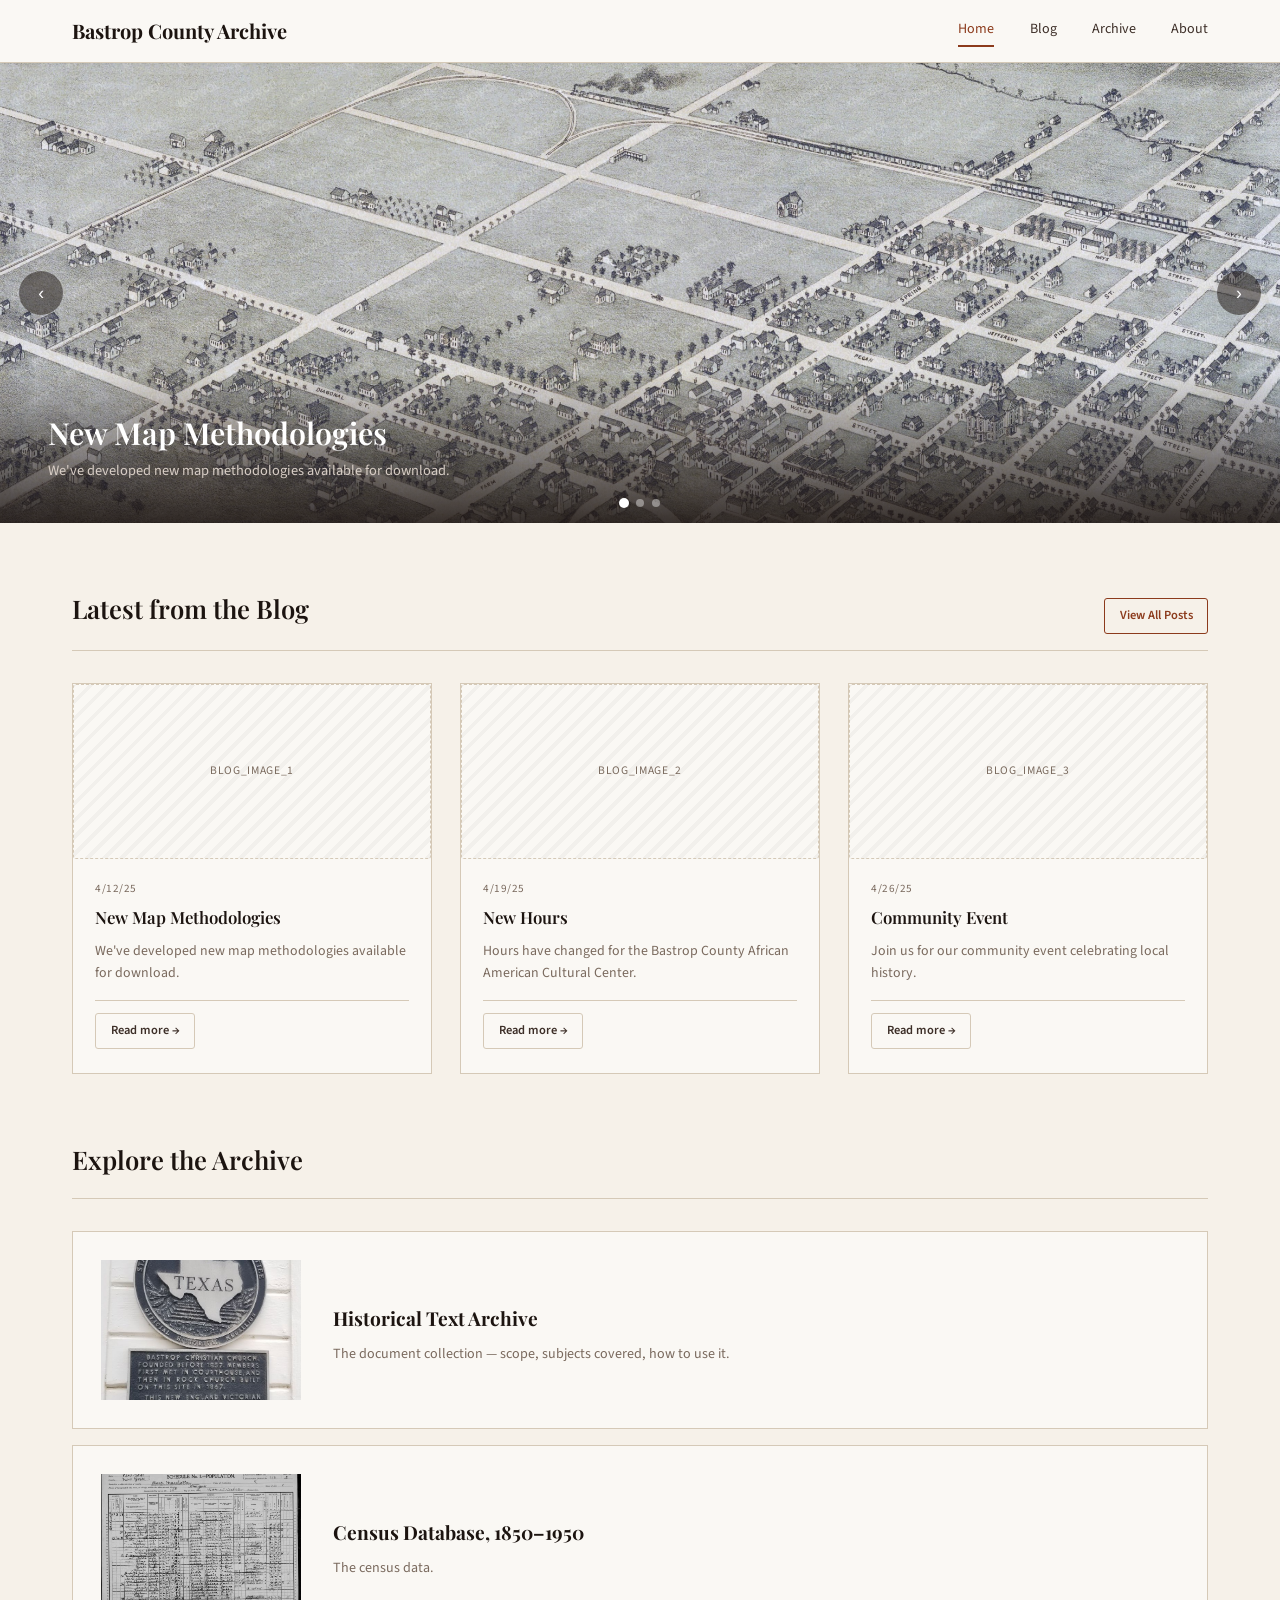
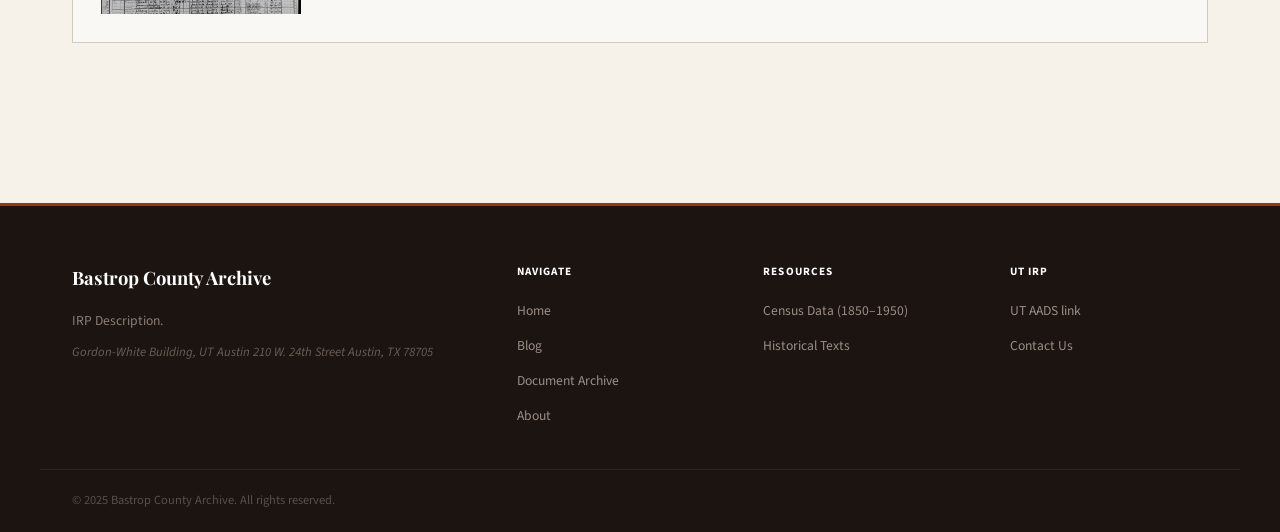
<file: index.html>
<!DOCTYPE html>
<html lang="en">
<head>
  <meta charset="UTF-8">
  <meta name="viewport" content="width=device-width, initial-scale=1.0">
  <title>Home — Bastrop County Archive</title>
  <link rel="stylesheet" href="style.css">
</head>
<body>

<main>

  <!-- ── carousel ── -->
  <div class="carousel-wrap" id="carousel">
    <div class="carousel-track" id="carouselTrack">

      <div class="carousel-slide">
        <img class="slide-img" src="bastrop-birdseye.jpg" alt="New Map Methodologies">
        <div class="carousel-caption">
          <h2>New Map Methodologies</h2>
          <p>We've developed new map methodologies available for download.</p>
        </div>
      </div>

      <div class="carousel-slide">
        <img class="slide-img" src="bccaacc-frontsign.jpeg" alt="New Map Methodologies">
        <div class="carousel-caption">
          <h2>New Hours</h2>
          <p>Hours have changed for the Bastrop County African American Cultural Center.</p>
        </div>
      </div>

      <div class="carousel-slide">
        <img class="slide-img" src="bccaacc-people.jpg" alt="New Map Methodologies">
        <div class="carousel-caption">
          <h2>Upcoming Meeting</h2>
          <p>Join us for our monthly meeting to discuss upcoming projects and initiatives.</p>
        </div>
      </div>

    </div>
    <button class="carousel-btn prev" onclick="carouselMove(-1)" aria-label="Previous">&#8249;</button>
    <button class="carousel-btn next" onclick="carouselMove(1)" aria-label="Next">&#8250;</button>
    <div class="carousel-dots" id="carouselDots"></div>
  </div>


  <!-- ── LATEST BLOG POSTS ── -->
  <div class="container">
    <section class="home-section">
      <div class="section-header">
        <h2>Latest from the Blog</h2>
        <a href="blog.html" class="btn btn--outline btn--sm">View All Posts</a>
      </div>

      <div class="blog-grid">

        <!-- Card 1 -->
        <article class="blog-card">
          <div class="blog-card__img-ph ph">blog_image_1</div>
          <div class="blog-card__body">
            <p class="blog-card__meta">4/12/25</p>
            <h3 class="blog-card__title"><a href="blog-post.html">New Map Methodologies</a></h3>
            <p class="blog-card__excerpt">We've developed new map methodologies available for download.</p>
            <div class="blog-card__footer">
              <a href="blog-post.html" class="btn btn--ghost btn--sm">Read more →</a>
            </div>
          </div>
        </article>

        <!-- Card 2 -->
        <article class="blog-card">
          <div class="blog-card__img-ph ph">blog_image_2</div>
          <div class="blog-card__body">
            <p class="blog-card__meta">4/19/25</p>
            <h3 class="blog-card__title"><a href="blog-post.html">New Hours</a></h3>
            <p class="blog-card__excerpt">Hours have changed for the Bastrop County African American Cultural Center.</p>
            <div class="blog-card__footer">
              <a href="blog-post.html" class="btn btn--ghost btn--sm">Read more →</a>
            </div>
          </div>
        </article>

        <!-- Card 3 -->
        <article class="blog-card">
          <div class="blog-card__img-ph ph">blog_image_3</div>
          <div class="blog-card__body">
            <p class="blog-card__meta">4/26/25</p>
            <h3 class="blog-card__title"><a href="blog-post.html">Community Event</a></h3>
            <p class="blog-card__excerpt">Join us for our community event celebrating local history.</p>
            <div class="blog-card__footer">
              <a href="blog-post.html" class="btn btn--ghost btn--sm">Read more →</a>
            </div>
          </div>
        </article>

      </div>
    </section>

<!-- ── QUICK LINKS ── -->
<section class="home-section" style="padding-top:0;">
  <div class="section-header">
    <h2>Explore the Archive</h2>
  </div>
  <div style="display:flex; flex-direction:column; gap:1rem;">
    <a href="archive.html" class="quick-card" style="display:flex; align-items:center; min-height:140px;">
      <img src="bastrop-milemarker.jpg" alt="Documents" style="width:200px; height:140px; object-fit:cover; margin-right:2rem; flex-shrink:0;">
      <div>
        <h3>Historical Text Archive</h3>
        <p>The document collection — scope, subjects covered, how to use it.</p>
      </div>
    </a>
    <a href="archive.html" class="quick-card" style="display:flex; align-items:center; min-height:140px;">
      <img src="census-scan.jpg" alt="Census" style="width:200px; height:140px; object-fit:cover; margin-right:2rem; flex-shrink:0;">
      <div>
        <h3>Census Database, 1850–1950</h3>
        <p>The census data.</p>
      </div>
    </a>
  </div>
</section>

</div>

</main>

<script>
let cur = 0;
const track = document.getElementById('carouselTrack');
const slides = track.children;
const dotsWrap = document.getElementById('carouselDots');
const total = slides.length;

for (let i = 0; i < total; i++) {
  const d = document.createElement('button');
  d.className = 'carousel-dot' + (i === 0 ? ' active' : '');
  d.setAttribute('aria-label', 'Slide ' + (i+1));
  d.onclick = () => goTo(i);
  dotsWrap.appendChild(d);
}
function goTo(n) {
  cur = (n + total) % total;
  track.style.transform = `translateX(-${cur * 100}%)`;
  document.querySelectorAll('.carousel-dot').forEach((d, i) => d.classList.toggle('active', i === cur));
}
function carouselMove(dir) { goTo(cur + dir); }
setInterval(() => carouselMove(1), 5500);
</script>


<script src="shell.js"></script>
<script>renderShell('Home');</script>
</body>
</html>
</file>
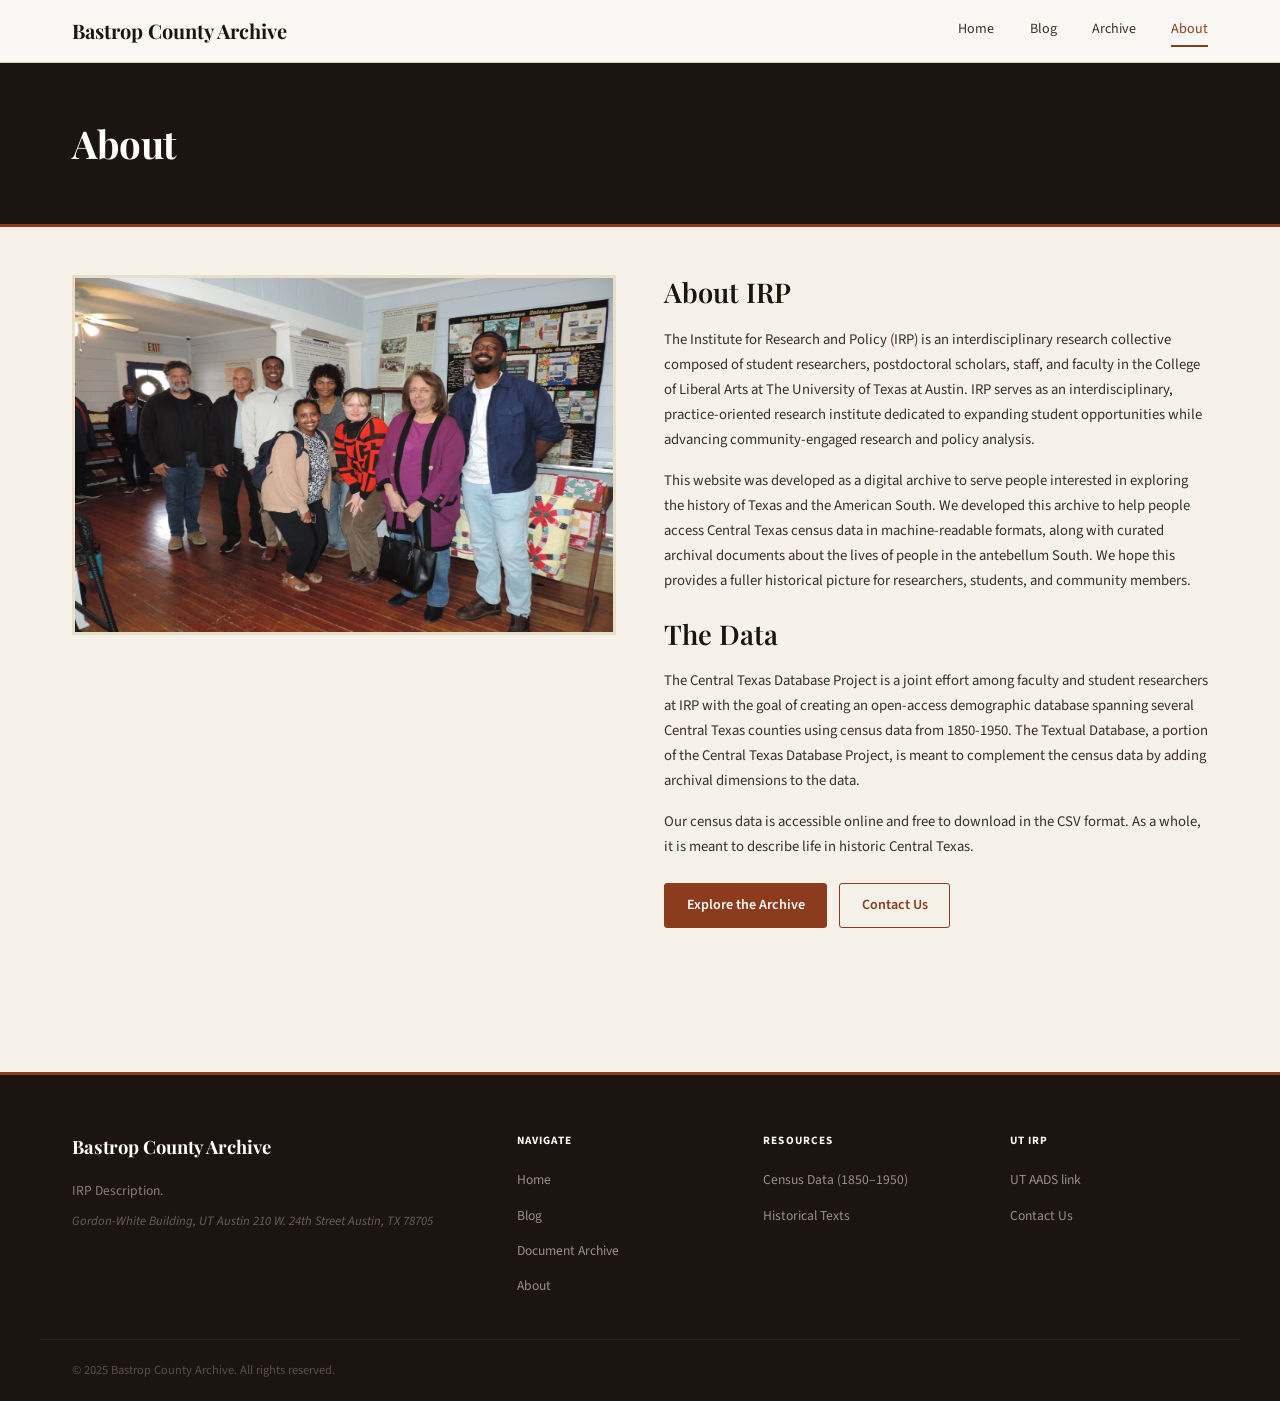
<file: about.html>
<!DOCTYPE html>
<html lang="en">
<head>
  <meta charset="UTF-8">
  <meta name="viewport" content="width=device-width, initial-scale=1.0">
  <title>About — Bastrop County Archive</title>
  <link rel="stylesheet" href="style.css">
</head>
<body>

<main>

  <div class="page-hero">
    <div class="container">
      <h1>About</h1>
    </div>
  </div>

  <div class="container">
    <div class="about-grid">

      <!-- Image -->
      <div>
        <img class="about-img" src = "irpstaff.webp" alt = "Us" style="height:360px;">
      </div>

      <!-- Text -->
      <div class="about-body">
        <h2>About IRP</h2>
        <p>The Institute for Research and Policy (IRP) is an interdisciplinary research collective composed of student researchers, postdoctoral scholars, staff, and faculty in the College of Liberal Arts at The University of Texas at Austin. IRP serves as an interdisciplinary, practice-oriented research institute dedicated to expanding student opportunities while advancing community-engaged research and policy analysis. 
</p>
        <p>This website was developed as a digital archive to serve people interested in exploring the history of Texas and the American South. We developed this archive to help people access Central Texas census data in machine-readable formats, along with curated archival documents about the lives of people in the antebellum South. We hope this provides a fuller historical picture for researchers, students, and community members.
</p>

        <h2 style="margin-top:1.5rem;">The Data</h2>
        <p>The Central Texas Database Project is a joint effort among faculty and student researchers at IRP with the goal of creating an open-access demographic database spanning several Central Texas counties using census data from 1850-1950. The Textual Database, a portion of the Central Texas Database Project, is meant to complement the census data by adding archival dimensions to the data. 
</p>
        <p>Our census data is accessible online and free to download in the CSV format. As a whole, it is meant to describe life in historic Central Texas. 
</p>

        <div style="margin-top:1.5rem; display:flex; gap:.75rem; flex-wrap:wrap;">
          <a href="archive.html" class="btn btn--primary">Explore the Archive</a>
          <a href="#" class="btn btn--outline">Contact Us</a>
        </div>
      </div>

    </div>
  </div>

</main>


<script src="shell.js"></script>
<script>renderShell('About');</script>
</body>
</html>
</file>
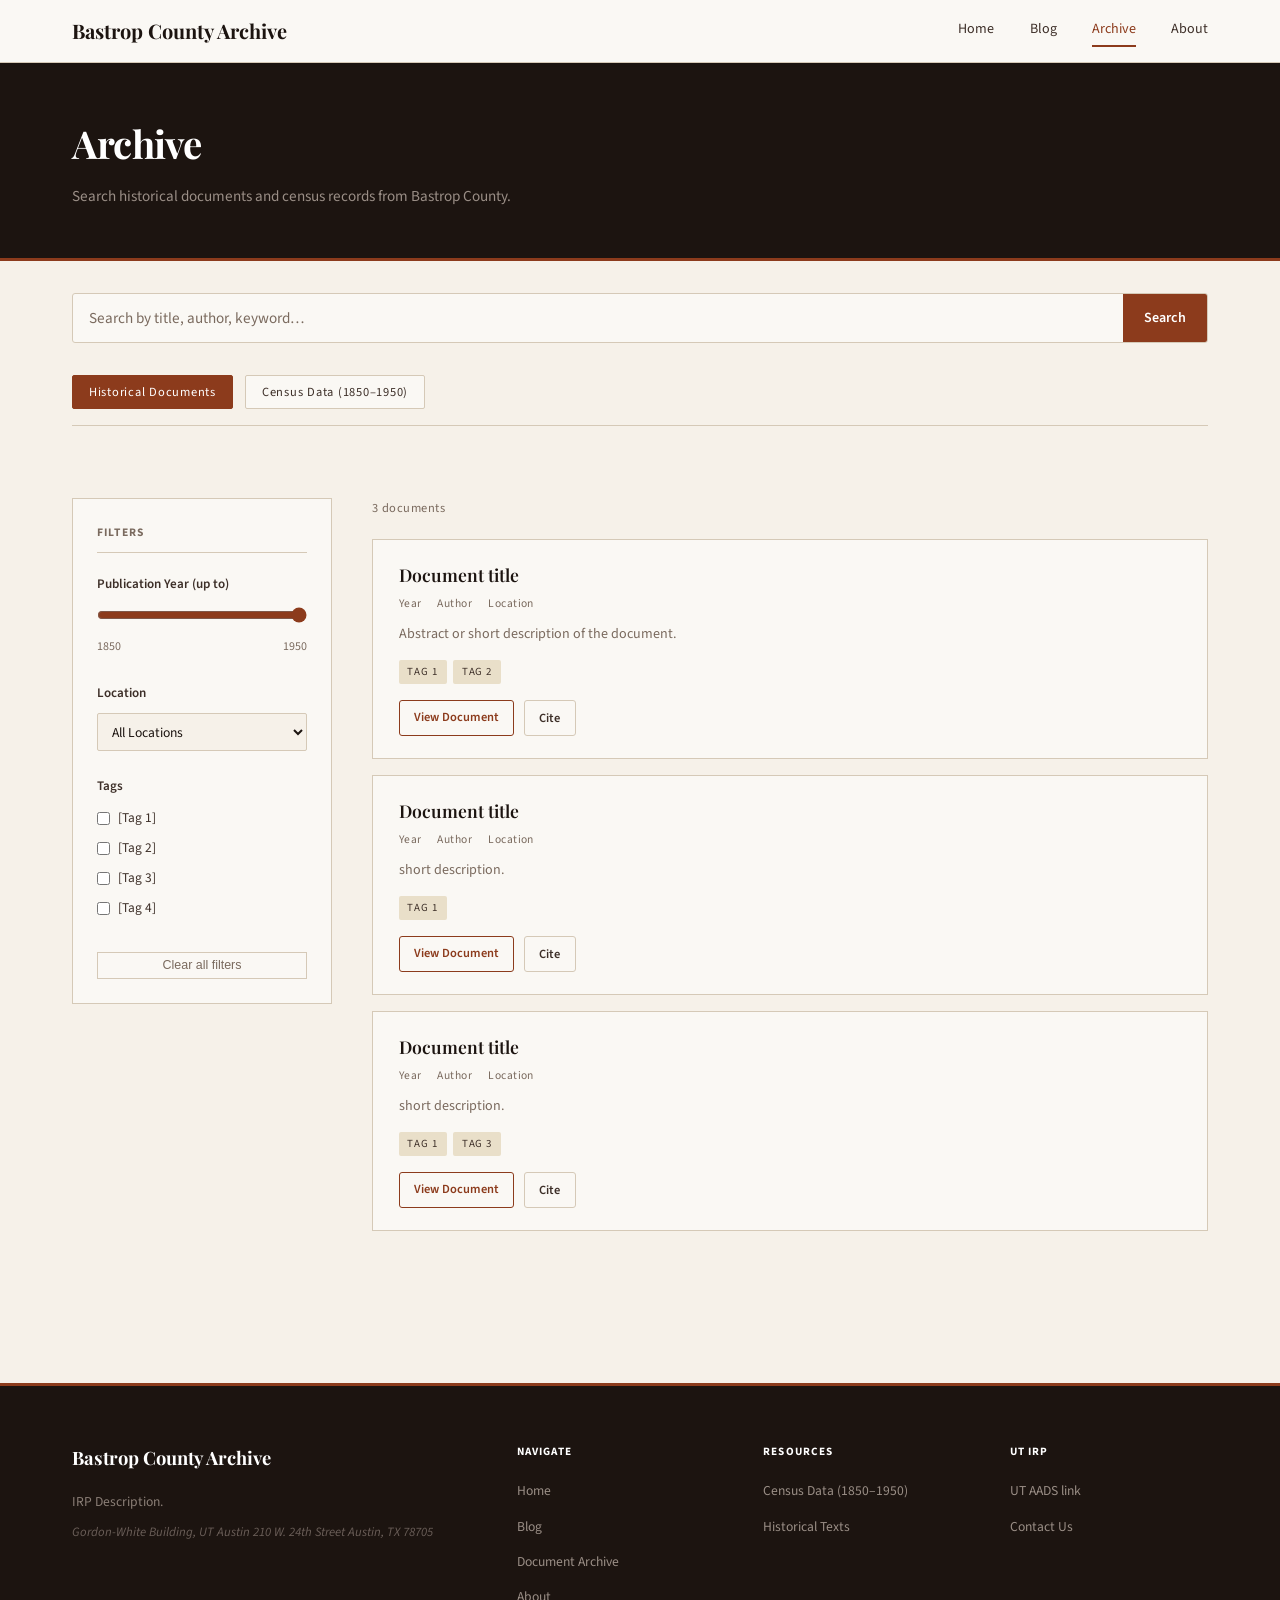
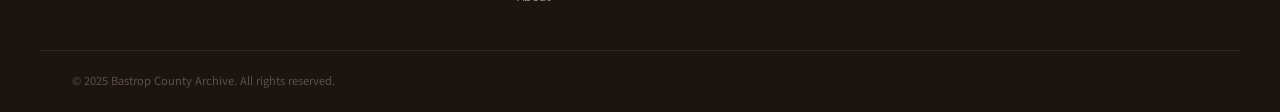
<file: archive.html>
<!DOCTYPE html>
<html lang="en">
<head>
  <meta charset="UTF-8">
  <meta name="viewport" content="width=device-width, initial-scale=1.0">
  <title>Archive — Bastrop County Archive</title>
  <link rel="stylesheet" href="style.css">
</head>
<body>

<main>

  <div class="page-hero">
    <div class="container">
      <h1>Archive</h1>
      <p>Search historical documents and census records from Bastrop County.</p>
    </div>
  </div>

  <div class="container">

    <!-- Search bar -->
    <div style="margin-top:2rem;">
      <div class="archive-search-bar">
        <input type="text" id="searchInput" placeholder="Search by title, author, keyword…">
        <button onclick="applyFilters()">Search</button>
      </div>
    </div>

    <!-- Tab switcher -->
    <div class="tab-bar" style="margin-top:1.5rem; margin-bottom:2rem;">
      <button class="census-year-btn active" id="tab-docs" onclick="switchTab('docs')">Historical Documents</button>
      <button class="census-year-btn" id="tab-census" onclick="switchTab('census')">Census Data (1850–1950)</button>
    </div>

    <!-- ── DOCUMENTS TAB ── -->
    <div id="panel-docs">
      <div class="archive-layout">

        <!-- Filter sidebar -->
        <aside class="filter-sidebar">
          <h3>Filters</h3>

          <div class="filter-group">
            <label class="filter-label">Publication Year (up to)</label>
            <input type="range" id="yearFilter" min="1850" max="1950" value="1950">
            <div class="range-labels"><span>1850</span><span id="yearVal">1950</span></div>
          </div>

          <div class="filter-group">
            <label class="filter-label">Location</label>
            <select id="locationFilter">
              <option value="">All Locations</option>
              <option>Bastrop City</option>
              <option>Smithville</option>
              <option>Elgin</option>
            </select>
          </div>

          <div class="filter-group">
            <label class="filter-label">Tags</label>
            <!-- Repeat .filter-option for each tag in your dataset -->
            <label class="filter-option">
              <input type="checkbox" class="tag-filter" value="tag1"> [Tag 1]
            </label>
            <label class="filter-option">
              <input type="checkbox" class="tag-filter" value="tag2"> [Tag 2]
            </label>
            <label class="filter-option">
              <input type="checkbox" class="tag-filter" value="tag3"> [Tag 3]
            </label>
            <label class="filter-option">
              <input type="checkbox" class="tag-filter" value="tag4"> [Tag 4]
            </label>
          </div>

          <button class="filter-clear" onclick="clearFilters()">Clear all filters</button>
        </aside>

        <!-- Results panel -->
        <section>
          <div class="results-toolbar">
            <span class="results-count" id="resultsCount">— documents</span>
          </div>

          <div id="results">

            <!-- Repeat this block for each document -->

            <article class="result-card doc"
              data-year=""
              data-location=""
              data-tags="[tag1],[tag2]"
              data-title="[title lowercase]"
              data-description="[description lowercase]">
              <h3><a href="document.html">Document title</a></h3>
              <div class="result-meta">
                <span>Year</span>
                <span>Author</span>
                <span>Location</span>
              </div>
              <p class="result-snippet">Abstract or short description of the document.</p>
              <div class="tag-list">
                <span class="tag">Tag 1</span>
                <span class="tag">Tag 2</span>
              </div>
              <div class="result-card__actions">
                <a href="document.html" class="btn btn--outline btn--sm">View Document</a>
                <button class="btn btn--ghost btn--sm" onclick="openCiteModal()">Cite</button>
              </div>
            </article>

            <article class="result-card doc"
              data-year="[YEAR]"
              data-location="[LOCATION]"
              data-tags="[tag1]"
              data-title="[title lowercase]"
              data-description="[description lowercase]">
              <h3><a href="document.html">Document title</a></h3>
              <div class="result-meta">
                <span>Year</span>
                <span>Author</span>
                <span>Location</span>
              </div>
              <p class="result-snippet">short description.</p>
              <div class="tag-list">
                <span class="tag">Tag 1</span>
              </div>
              <div class="result-card__actions">
                <a href="document.html" class="btn btn--outline btn--sm">View Document</a>
                <button class="btn btn--ghost btn--sm" onclick="openCiteModal()">Cite</button>
              </div>
            </article>

            <article class="result-card doc"
              data-year="[YEAR]"
              data-location="[LOCATION]"
              data-tags="[tag1],[tag3]"
              data-title="[title lowercase]"
              data-description="[description lowercase]">
              <h3><a href="document.html">Document title</a></h3>
              <div class="result-meta">
                <span>Year</span>
                <span>Author</span>
                <span>Location</span>
              </div>
              <p class="result-snippet">short description.</p>
              <div class="tag-list">
                <span class="tag">Tag 1</span>
                <span class="tag">Tag 3</span>
              </div>
              <div class="result-card__actions">
                <a href="document.html" class="btn btn--outline btn--sm">View Document</a>
                <button class="btn btn--ghost btn--sm" onclick="openCiteModal()">Cite</button>
              </div>
            </article>

          </div>

          <p class="no-results" id="noResults" style="display:none;text-align:center;padding:3rem;color:var(--muted);">
            No results match your search.
          </p>
        </section>

      </div>
    </div>

    <!-- ── CENSUS TAB ── -->
    <div id="panel-census" style="display:none; padding-bottom:3rem;">

      <div class="census-years">
        <button class="census-year-btn active" onclick="selectCensusYear(this,'1850')">1850</button>
        <button class="census-year-btn" onclick="selectCensusYear(this,'1860')">1860</button>
        <button class="census-year-btn" onclick="selectCensusYear(this,'1870')">1870</button>
        <button class="census-year-btn" onclick="selectCensusYear(this,'1880')">1880</button>
        <button class="census-year-btn" onclick="selectCensusYear(this,'1890')">1890</button>
        <button class="census-year-btn" onclick="selectCensusYear(this,'1900')">1900</button>
        <button class="census-year-btn" onclick="selectCensusYear(this,'1910')">1910</button>
        <button class="census-year-btn" onclick="selectCensusYear(this,'1920')">1920</button>
        <button class="census-year-btn" onclick="selectCensusYear(this,'1930')">1930</button>
        <button class="census-year-btn" onclick="selectCensusYear(this,'1940')">1940</button>
        <button class="census-year-btn" onclick="selectCensusYear(this,'1950')">1950</button>
      </div>

      <div id="censusContent">
        <div class="result-card">
          <h3>1850 Census — Bastrop County, TX</h3>
          <div class="result-meta">
            <span>U.S. Federal Census</span>
            <span>Bastrop County</span>
          </div>
          <p class="result-snippet">Description for the 1850 census dataset.</p>
          <div class="result-card__actions" style="margin-top:1rem;">
            <a href="#" class="btn btn--primary btn--sm">Download CSV</a>
            <a href="#" class="btn btn--outline btn--sm">Browse Records</a>
            <a href="#" class="btn btn--ghost btn--sm">Methodology</a>
          </div>
        </div>
      </div>

    </div>

  </div>
</main>

<script>
// Tab switching
function switchTab(tab) {
  document.getElementById('panel-docs').style.display   = tab === 'docs'   ? '' : 'none';
  document.getElementById('panel-census').style.display = tab === 'census' ? '' : 'none';
  document.getElementById('tab-docs').classList.toggle('active',   tab === 'docs');
  document.getElementById('tab-census').classList.toggle('active', tab === 'census');
}

// Census year selector
function selectCensusYear(btn, year) {
  document.querySelectorAll('#panel-census .census-year-btn').forEach(b => b.classList.remove('active'));
  btn.classList.add('active');
  document.getElementById('censusContent').innerHTML = `
    <div class="result-card">
      <h3>${year} Census — Bastrop County, TX</h3>
      <div class="result-meta"><span>U.S. Federal Census</span><span>Bastrop County</span></div>
      <p class="result-snippet">Description for the ${year} census dataset.</p>
      <div class="result-card__actions" style="margin-top:1rem;">
        <a href="#" class="btn btn--primary btn--sm">Download CSV</a>
        <a href="#" class="btn btn--outline btn--sm">Browse Records</a>
        <a href="#" class="btn btn--ghost btn--sm">Methodology</a>
      </div>
    </div>`;
}

// Filters
const yearSlider = document.getElementById('yearFilter');
const yearLabel  = document.getElementById('yearVal');
if (yearSlider) yearSlider.addEventListener('input', () => { yearLabel.textContent = yearSlider.value; applyFilters(); });
document.getElementById('locationFilter')?.addEventListener('change', applyFilters);
document.getElementById('searchInput')?.addEventListener('input', applyFilters);
document.querySelectorAll('.tag-filter').forEach(c => c.addEventListener('change', applyFilters));

function applyFilters() {
  const maxYear  = parseInt(yearSlider?.value || 9999);
  const loc      = document.getElementById('locationFilter')?.value || '';
  const tags     = Array.from(document.querySelectorAll('.tag-filter:checked')).map(c => c.value);
  const q        = (document.getElementById('searchInput')?.value || '').toLowerCase().trim();
  const docs     = document.querySelectorAll('.doc');
  let visible    = 0;

  docs.forEach(doc => {
    let show = true;
    if (parseInt(doc.dataset.year) > maxYear) show = false;
    if (loc && doc.dataset.location !== loc) show = false;
    if (tags.length && !tags.some(t => doc.dataset.tags.includes(t))) show = false;
    if (q && !doc.dataset.title.includes(q) && !doc.dataset.description.includes(q)) show = false;
    doc.style.display = show ? '' : 'none';
    if (show) visible++;
  });

  document.getElementById('resultsCount').textContent = `${visible} document${visible !== 1 ? 's' : ''}`;
  document.getElementById('noResults').style.display = visible === 0 ? '' : 'none';
}

function clearFilters() {
  if (yearSlider) { yearSlider.value = yearSlider.max; yearLabel.textContent = yearSlider.max; }
  document.getElementById('locationFilter').value = '';
  document.getElementById('searchInput').value = '';
  document.querySelectorAll('.tag-filter').forEach(c => c.checked = false);
  applyFilters();
}

// Init count
applyFilters();
</script>


<script src="shell.js"></script>
<!-- ── CITATION MODAL ── -->
<style>
  .cite-backdrop {
    display: none; position: fixed; inset: 0; z-index: 500;
    background: rgba(28,20,16,.55); backdrop-filter: blur(3px);
    align-items: center; justify-content: center;
  }
  .cite-backdrop.open { display: flex; }
  .cite-modal {
    background: var(--paper); border: 1px solid var(--border);
    border-top: 3px solid var(--rust);
    width: 100%; max-width: 560px; margin: 1.5rem;
    box-shadow: 0 20px 60px rgba(28,20,16,.25);
    animation: modalIn .2s ease;
  }
  @keyframes modalIn {
    from { opacity:0; transform:translateY(-10px); }
    to   { opacity:1; transform:translateY(0); }
  }
  .cite-modal__header {
    display: flex; align-items: center; justify-content: space-between;
    padding: 1rem 1.25rem; border-bottom: 1px solid var(--border); background: var(--sand);
  }
  .cite-modal__header h3 { font-family: var(--font-m); font-size: .72rem; letter-spacing: .04em; color: var(--ink-soft); }
  .cite-modal__close { background: none; border: none; cursor: pointer; font-size: 1.1rem; color: var(--muted); transition: color .15s; line-height:1; }
  .cite-modal__close:hover { color: var(--rust); }
  .cite-modal__body { padding: 1.25rem; display: flex; flex-direction: column; gap: 1rem; }
  .cite-modal__doc-title { font-family: var(--font-d); font-size: 1rem; font-weight: 600; color: var(--ink); padding-bottom: .75rem; border-bottom: 1px solid var(--border); }
  .cite-row { display: flex; flex-direction: column; gap: .4rem; }
  .cite-row__label { font-family: var(--font-m); font-size: .68rem; letter-spacing: .04em; color: var(--muted); }
  .cite-row__inner { display: flex; gap: .5rem; align-items: stretch; }
  .cite-row__text { font-family: var(--font-m); font-size: .78rem; line-height: 1.65; color: var(--ink-soft); background: var(--cream); padding: .65rem .75rem; border: 1px solid var(--border); user-select: all; flex: 1; }
  .cite-copy { font-family: var(--font-b); font-size: .75rem; font-weight: 600; padding: 0 .85rem; cursor: pointer; white-space: nowrap; background: transparent; border: 1.5px solid var(--border); color: var(--ink-soft); transition: all .18s; border-radius: 2px; flex-shrink: 0; }
  .cite-copy:hover { background: var(--rust); color: var(--white); border-color: var(--rust); }
  .cite-copy.copied { background: #1a5c2a; color: var(--white); border-color: #1a5c2a; }
</style>

<div class="cite-backdrop" id="citeBackdrop" onclick="closeCiteOnBackdrop(event)">
  <div class="cite-modal">
    <div class="cite-modal__header">
      <h3>Cite this document</h3>
      <button class="cite-modal__close" onclick="closeCiteModal()">✕</button>
    </div>
    <div class="cite-modal__body">
      <p class="cite-modal__doc-title">[Document Title]</p>

      <div class="cite-row">
        <span class="cite-row__label">MLA</span>
        <div class="cite-row__inner">
          <div class="cite-row__text" id="cite-mla">[Author Last], [First]. <em>[Title]</em>. [Publisher], [Year].</div>
          <button class="cite-copy" onclick="copyCite('cite-mla', this)">Copy</button>
        </div>
      </div>

      <div class="cite-row">
        <span class="cite-row__label">APA</span>
        <div class="cite-row__inner">
          <div class="cite-row__text" id="cite-apa">[Author Last], [Initial]. ([Year]). <em>[Title]</em>. [Publisher].</div>
          <button class="cite-copy" onclick="copyCite('cite-apa', this)">Copy</button>
        </div>
      </div>

      <div class="cite-row">
        <span class="cite-row__label">Chicago</span>
        <div class="cite-row__inner">
          <div class="cite-row__text" id="cite-chicago">[Author Last], [First]. <em>[Title]</em>. [Location]: [Publisher], [Year].</div>
          <button class="cite-copy" onclick="copyCite('cite-chicago', this)">Copy</button>
        </div>
      </div>

      <div class="cite-row">
        <span class="cite-row__label">Harvard</span>
        <div class="cite-row__inner">
          <div class="cite-row__text" id="cite-harvard">[Author Last], [Initial] ([Year]) <em>[Title]</em>. [Location]: [Publisher].</div>
          <button class="cite-copy" onclick="copyCite('cite-harvard', this)">Copy</button>
        </div>
      </div>

    </div>
  </div>
</div>

<script>
function openCiteModal() {
  document.getElementById('citeBackdrop').classList.add('open');
  document.body.style.overflow = 'hidden';
}
function closeCiteModal() {
  document.getElementById('citeBackdrop').classList.remove('open');
  document.body.style.overflow = '';
}
function closeCiteOnBackdrop(e) {
  if (e.target === document.getElementById('citeBackdrop')) closeCiteModal();
}
function copyCite(id, btn) {
  navigator.clipboard.writeText(document.getElementById(id).innerText).then(() => {
    btn.textContent = '✓';
    btn.classList.add('copied');
    setTimeout(() => { btn.textContent = 'Copy'; btn.classList.remove('copied'); }, 2000);
  });
}
document.addEventListener('keydown', e => { if (e.key === 'Escape') closeCiteModal(); });
</script>

<script>renderShell('Archive');</script>
</body>
</html>
</file>
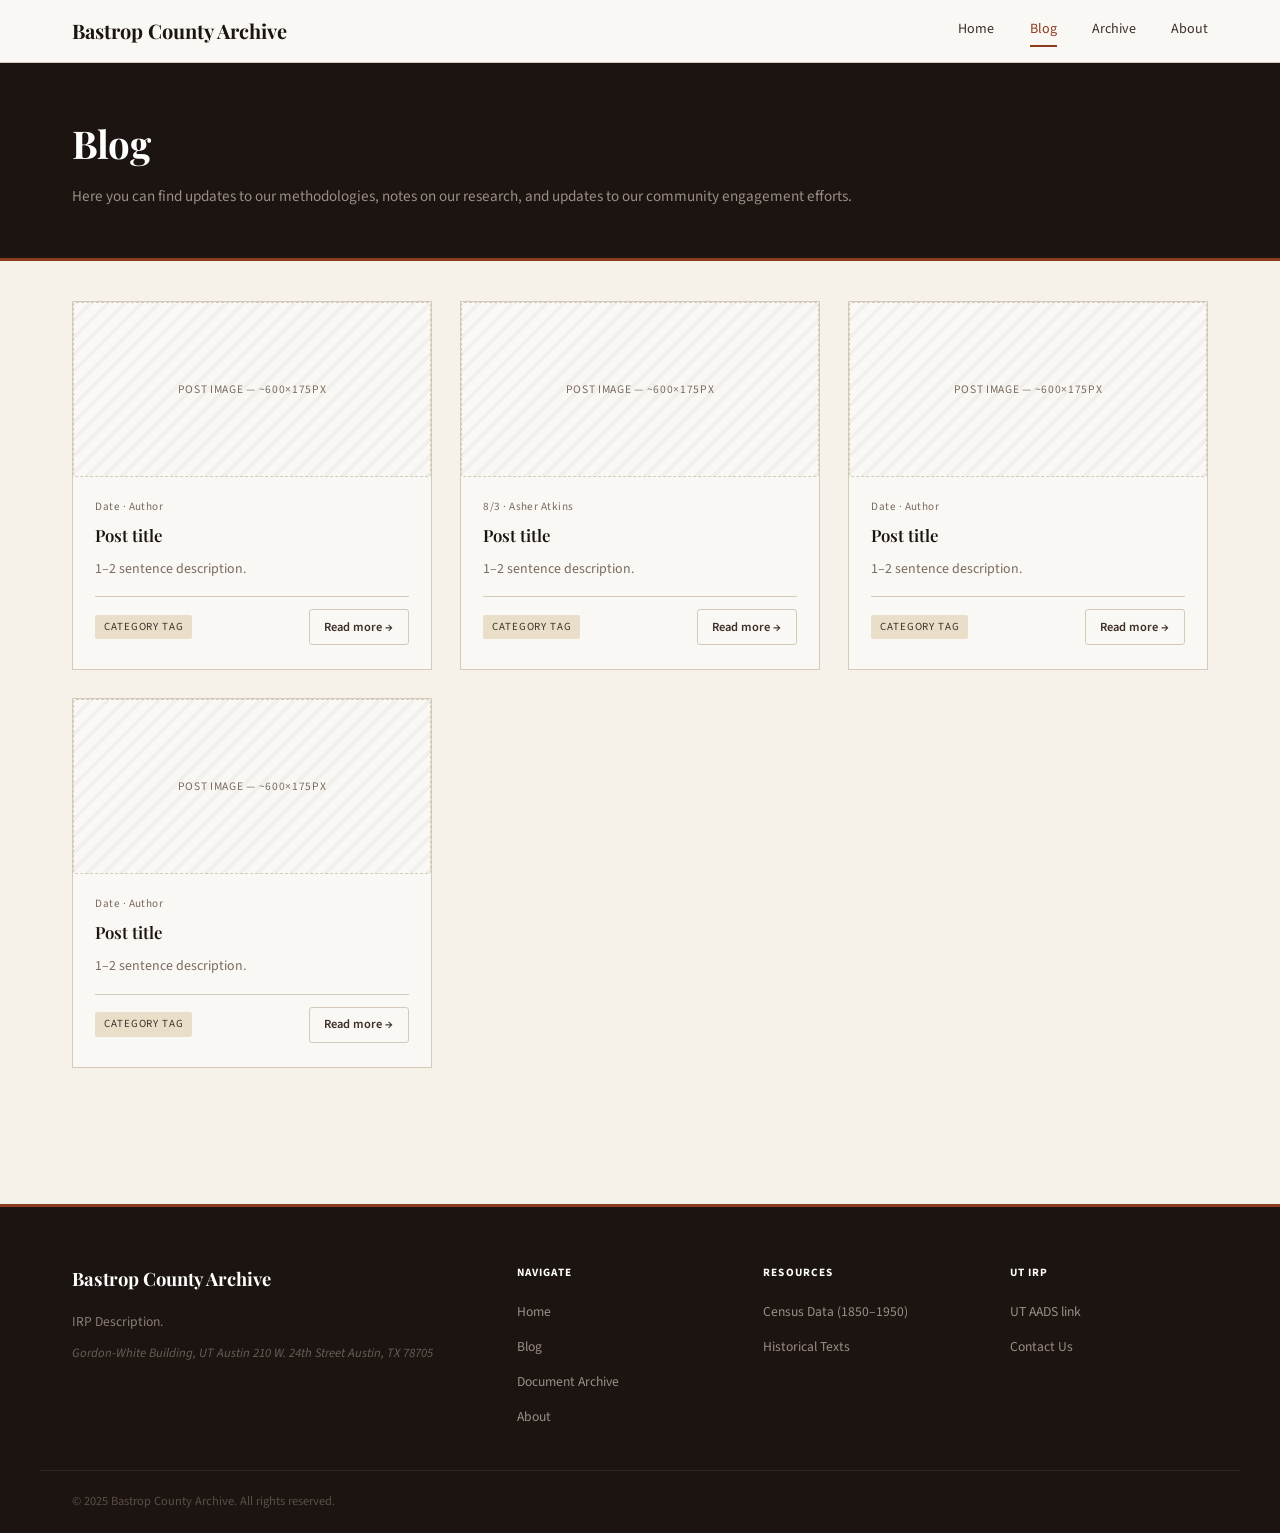
<file: blog.html>
<!DOCTYPE html>
<html lang="en">
<head>
  <meta charset="UTF-8">
  <meta name="viewport" content="width=device-width, initial-scale=1.0">
  <title>Blog — Bastrop County Archive</title>
  <link rel="stylesheet" href="style.css">
</head>
<body>

<main>

  <div class="page-hero">
    <div class="container">
      <h1>Blog</h1>
      <p>Here you can find updates to our methodologies, notes on our research, and updates to our community engagement efforts.</p>
    </div>
  </div>

  <div class="container">
    <section style="padding: 2.5rem 0;">
      <div class="blog-grid">

        <!-- Repeat this card block for each post -->

        <article class="blog-card">
          <div class="blog-card__img-ph ph">Post image — ~600×175px</div>
          <div class="blog-card__body">
            <p class="blog-card__meta">Date · Author</p>
            <h2 class="blog-card__title"><a href="blog-post.html">Post title</a></h2>
            <p class="blog-card__excerpt">1–2 sentence description.</p>
            <div class="blog-card__footer">
              <span class="tag">Category tag</span>
              <a href="blog-post.html" class="btn btn--ghost btn--sm">Read more →</a>
            </div>
          </div>
        </article>

        <article class="blog-card">
          <div class="blog-card__img-ph ph">Post image — ~600×175px</div>
          <div class="blog-card__body">
            <p class="blog-card__meta">8/3 · Asher Atkins</p>
            <h2 class="blog-card__title"><a href="blog-post.html">Post title</a></h2>
            <p class="blog-card__excerpt">1–2 sentence description.</p>
            <div class="blog-card__footer">
              <span class="tag">Category tag</span>
              <a href="blog-post.html" class="btn btn--ghost btn--sm">Read more →</a>
            </div>
          </div>
        </article>

        <article class="blog-card">
          <div class="blog-card__img-ph ph">Post image — ~600×175px</div>
          <div class="blog-card__body">
            <p class="blog-card__meta">Date · Author</p>
            <h2 class="blog-card__title"><a href="blog-post.html">Post title</a></h2>
            <p class="blog-card__excerpt">1–2 sentence description.</p>
            <div class="blog-card__footer">
              <span class="tag">Category tag</span>
              <a href="blog-post.html" class="btn btn--ghost btn--sm">Read more →</a>
            </div>
          </div>
        </article>

        <article class="blog-card">
          <div class="blog-card__img-ph ph">Post image — ~600×175px</div>
          <div class="blog-card__body">
            <p class="blog-card__meta">Date · Author</p>
            <h2 class="blog-card__title"><a href="blog-post.html">Post title</a></h2>
            <p class="blog-card__excerpt">1–2 sentence description.</p>
            <div class="blog-card__footer">
              <span class="tag">Category tag</span>
              <a href="blog-post.html" class="btn btn--ghost btn--sm">Read more →</a>
            </div>
          </div>
        </article>
        
        <!-- Add more cards as needed -->

      </div>
    </section>
  </div>

</main>


<script src="shell.js"></script>
<script>renderShell('Blog');</script>
</body>
</html>
</file>
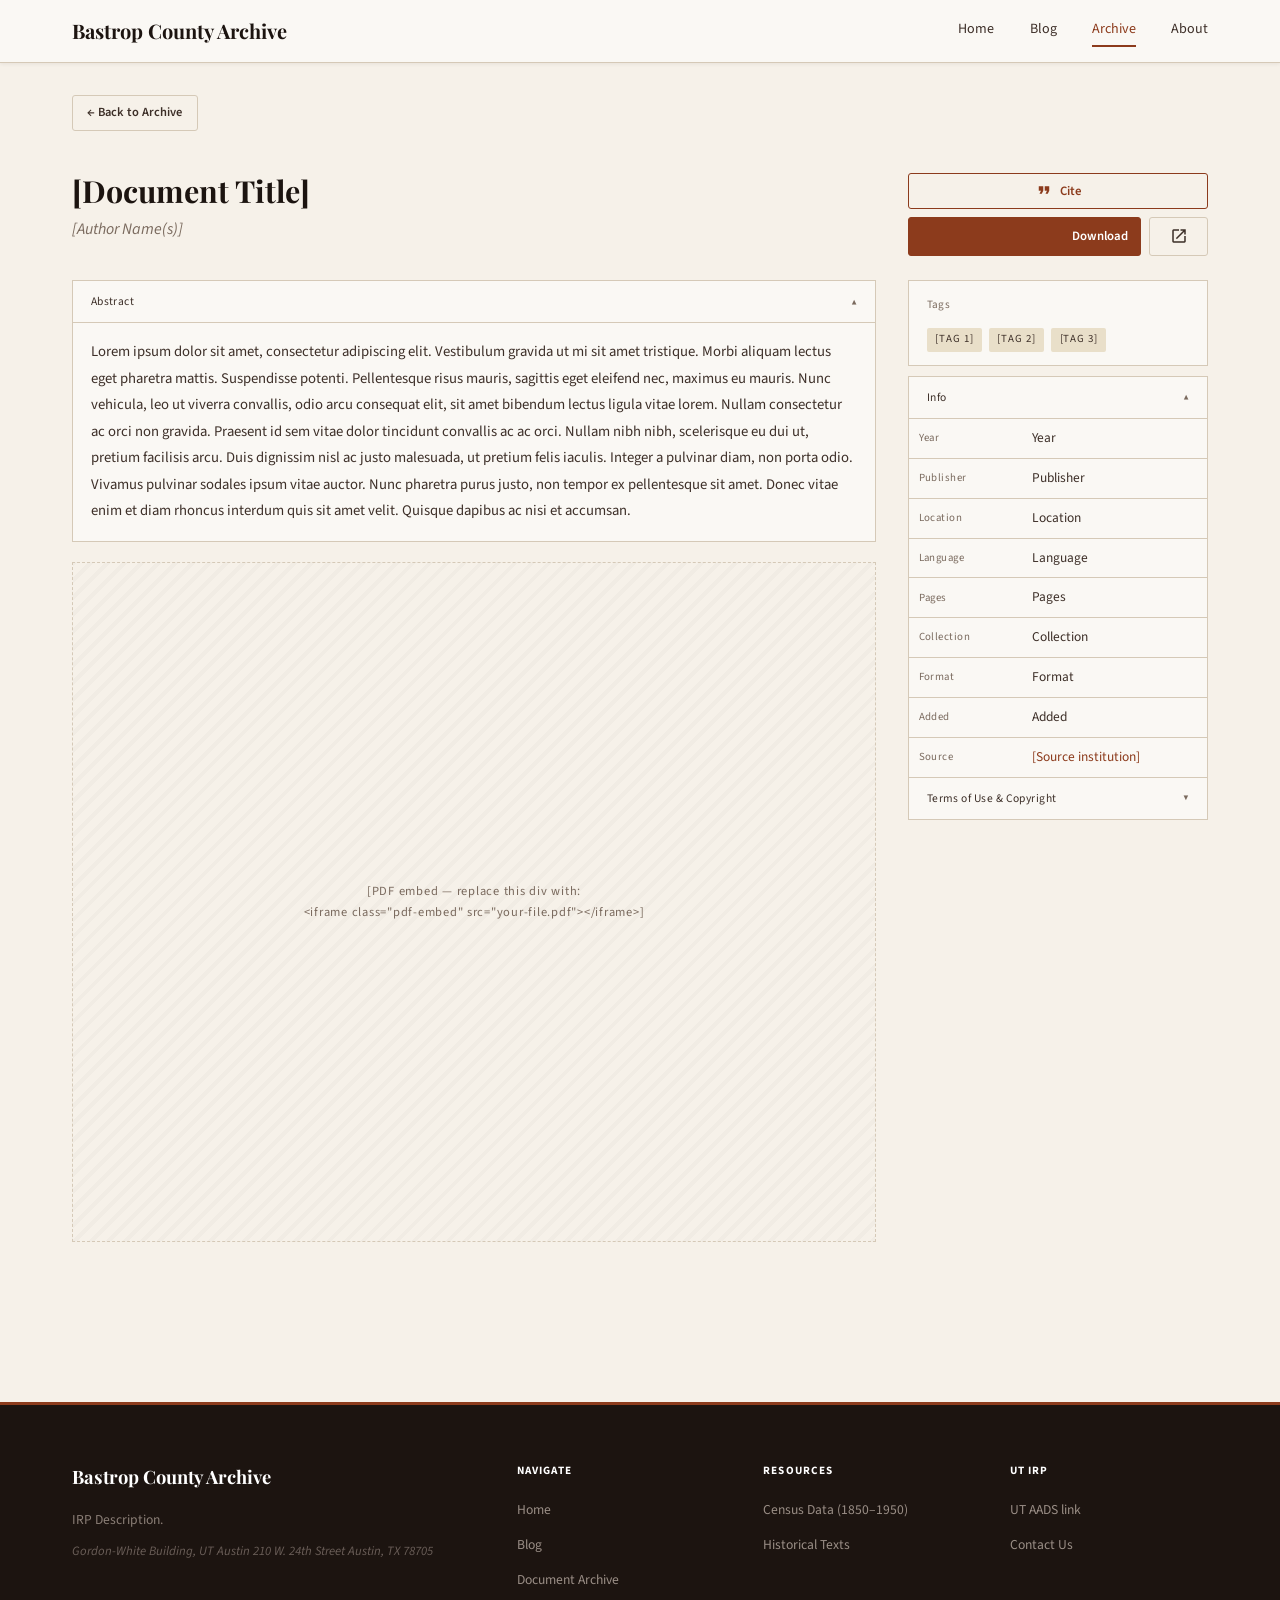
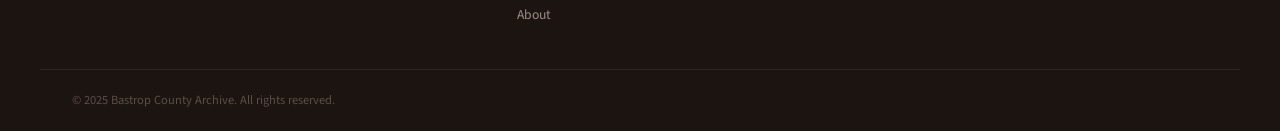
<file: document.html>
<!DOCTYPE html>
<html lang="en">
<head>
  <meta charset="UTF-8">
  <meta name="viewport" content="width=device-width, initial-scale=1.0">
  <title>Document View — Bastrop County Archive</title>
  <link rel="stylesheet" href="style.css">
  <link rel="stylesheet" href="https://fonts.googleapis.com/icon?family=Material+Icons">
  <style>

    .doc-layout {
      display: grid;
      grid-template-columns: 1fr 300px;
      column-gap: 2rem;
      row-gap: 1.5rem;
      padding: 2.5rem 0 4rem;
      align-items: start;
    }

    /* ── Doc title/author ── */
    .doc-title {
      font-family: var(--font-d);
      font-size: 1.9rem; font-weight: 700;
      color: var(--ink); line-height: 1.3;
      margin-bottom: .35rem;
    }
    .doc-author {
      font-size: 1rem; color: var(--muted);
      font-style: italic;
    }

    /* ── PDF area ── */
    .pdf-embed { width: 100%; height: 680px; border: none; display: block; }
    .pdf-placeholder {
      width: 100%; height: 680px;
      display: flex; flex-direction: column;
      align-items: center; justify-content: center; gap: .75rem;
      background: repeating-linear-gradient(
        -45deg, rgba(0,0,0,.02) 0px, rgba(0,0,0,.02) 4px,
        transparent 4px, transparent 12px
      );
      border: 1.5px dashed var(--border);
      color: var(--muted); font-family: var(--font-m);
      font-size: .78rem; letter-spacing: .06em;
      text-align: center;
    }

    /* ── Sidebar ── */
    .doc-sidebar { display: flex; flex-direction: column; gap: .3rem; }

    /* ── Top action bar (cite + actions) ── */
    .sidebar-actions {
      display: flex; gap: .5rem; flex-wrap: wrap;
      margin-top: .1rem; /* nudge buttons to sit level with the title */
    }
    .sidebar-actions .btn { flex: 1; justify-content: center; font-size: .8rem; padding: .5rem .75rem; }

    /* ── Tags ── */
    .tag-list { display: flex; flex-wrap: wrap; gap: .4rem; }
    .sidebar-tags {
      background: var(--paper); border: 1px solid var(--border);
      padding: .85rem 1.1rem; margin-bottom: .3rem;
    }
    .sidebar-tags__label {
      font-family: var(--font-m); font-size: .7rem;
      letter-spacing: .04em;
      color: var(--muted); margin-bottom: .55rem; display: block;
    }

    /* ── Accordion ── */
    .accordion { border: 1px solid var(--border); background: var(--paper); }
    .accordion + .accordion { border-top: none; }
    .accordion__trigger {
      width: 100%; display: flex; align-items: center;
      justify-content: space-between;
      padding: .75rem 1.1rem;
      background: none; border: none; cursor: pointer;
      font-family: var(--font-m); font-size: .72rem;
      letter-spacing: .04em;
      color: var(--ink-soft); text-align: left;
      transition: background .15s;
    }
    .accordion__trigger:hover { background: var(--sand); }
    .accordion__arrow {
      font-size: .6rem; color: var(--muted);
      transition: transform .2s ease; flex-shrink: 0;
    }
    .accordion.open .accordion__arrow { transform: rotate(180deg); }
    .accordion__body {
      display: none;
      border-top: 1px solid var(--border);
      padding: 1rem 1.1rem;
    }
    .accordion.open .accordion__body { display: block; }

    /* ── Detail table ── */
    .detail-table { width: 100%; border-collapse: collapse; font-size: .84rem; color: var(--ink-soft); }
    .detail-table td { padding: .5rem .6rem; }
    .detail-table tr { border-bottom: 1px solid var(--border); }
    .detail-table tr:last-child { border-bottom: none; }
    .detail-table .label {
      font-family: var(--font-m); font-size: .68rem;
      letter-spacing: .04em;
      color: var(--muted); width: 38%;
    }

    /* ── Access notices ── */
    .access-notice {
      display: flex; gap: .85rem; padding: 1rem 0;
      font-size: .87rem; color: var(--ink-soft); line-height: 1.6;
    }
    .excerpt-text {
      font-size: .92rem; color: var(--ink-soft); line-height: 1.8;
      border-left: 3px solid var(--rust); padding-left: 1.1rem; font-style: italic;
    }

    /* ── Citation modal ── */
    .cite-backdrop {
      display: none; position: fixed; inset: 0; z-index: 500;
      background: rgba(28,20,16,.55); backdrop-filter: blur(3px);
      align-items: center; justify-content: center;
    }
    .cite-backdrop.open { display: flex; }

    .cite-modal {
      background: var(--paper);
      border: 1px solid var(--border);
      border-top: 3px solid var(--rust);
      width: 100%; max-width: 560px;
      margin: 1.5rem;
      box-shadow: 0 20px 60px rgba(28,20,16,.25);
      animation: modalIn .2s ease;
    }
    @keyframes modalIn {
      from { opacity:0; transform:translateY(-10px); }
      to   { opacity:1; transform:translateY(0); }
    }
    .cite-modal__header {
      display: flex; align-items: center; justify-content: space-between;
      padding: 1rem 1.25rem;
      border-bottom: 1px solid var(--border);
      background: var(--sand);
    }
    .cite-modal__header h3 {
      font-family: var(--font-m); font-size: .72rem;
      letter-spacing: .04em; color: var(--ink-soft);
    }
    .cite-modal__close {
      background: none; border: none; cursor: pointer;
      font-size: 1.1rem; color: var(--muted); transition: color .15s; line-height:1;
    }
    .cite-modal__close:hover { color: var(--rust); }
    .cite-modal__body { padding: 1.25rem; display: flex; flex-direction: column; gap: 1rem; }
    .cite-modal__doc-title {
      font-family: var(--font-d); font-size: 1rem; font-weight: 600;
      color: var(--ink); padding-bottom: .75rem; border-bottom: 1px solid var(--border);
    }

    /* Each citation row */
    .cite-row { display: flex; flex-direction: column; gap: .4rem; }
    .cite-row__label {
      font-family: var(--font-m); font-size: .68rem;
      letter-spacing: .04em; color: var(--muted);
    }
    .cite-row__text {
      font-family: var(--font-m); font-size: .78rem; line-height: 1.65;
      color: var(--ink-soft); background: var(--cream);
      padding: .65rem .75rem; border: 1px solid var(--border);
      user-select: all; flex: 1;
    }
    .cite-row__inner { display: flex; gap: .5rem; align-items: stretch; }
    .cite-copy {
      font-family: var(--font-b); font-size: .75rem; font-weight: 600;
      padding: 0 .85rem; cursor: pointer; white-space: nowrap;
      background: transparent; border: 1.5px solid var(--border);
      color: var(--ink-soft); transition: all .18s; border-radius: 2px; flex-shrink: 0;
    }
    .cite-copy:hover { background: var(--rust); color: var(--white); border-color: var(--rust); }
    .cite-copy.copied { background: #1a5c2a; color: var(--white); border-color: #1a5c2a; }

    @media (max-width: 900px) { .doc-layout { grid-template-columns: 1fr; } }
  </style>
</head>
<body>
<script src="shell.js"></script>

<main>

  <div class="container">
    <a href="archive.html" class="btn btn--ghost btn--sm" style="margin-top:2rem;">← Back to Archive</a>
    <div class="doc-layout">

      <!-- Row 1, left: title + author -->
      <div class="doc-header">
        <h1 class="doc-title">[Document Title]</h1>
        <p class="doc-author">[Author Name(s)]</p>
      </div>

      <!-- Row 1, right: Cite + Actions -->
      <div class="sidebar-actions">
        <button class="btn btn--outline" onclick="openCiteModal()" title="Cite this document">
          <span class="material-icons" style="font-size:1.1rem;">format_quote</span> Cite
        </button>

        <!-- Class A: show both -->
        <a href="[your-file.pdf]" download class="btn btn--primary" title="Download PDF">
          <span class="material-icons" style="font-size:1.1rem;">download</span> Download
        </a>
        <a href="[your-file.pdf]" target="_blank" class="btn btn--ghost" title="Open in new tab">
          <span class="material-icons" style="font-size:1.1rem;">open_in_new</span>
        </a>

        <!-- Class B: comment out download, keep:
        <a href="#" class="btn btn--outline" title="View at external source">
          <span class="material-icons" style="font-size:1.1rem;">open_in_new</span> View source
        </a>
        -->

        <!-- Class C: comment out both above, keep:
        <a href="#" class="btn btn--ghost" title="View at external source">
          <span class="material-icons" style="font-size:1.1rem;">open_in_new</span>
        </a>
        -->
      </div>

      <!-- Row 2, left: abstract + document -->
      <div class="doc-main">

        <div class="accordion open" id="acc-abstract" style="margin-bottom:1.25rem;">
          <button class="accordion__trigger" onclick="toggleAcc('acc-abstract')">
            Abstract <span class="accordion__arrow">▼</span>
          </button>
          <div class="accordion__body">
            <p style="font-size:.92rem; color:var(--ink-soft); line-height:1.8;">
              Lorem ipsum dolor sit amet, consectetur adipiscing elit. Vestibulum gravida ut mi sit amet tristique. Morbi aliquam lectus eget pharetra mattis. Suspendisse potenti. Pellentesque risus mauris, sagittis eget eleifend nec, maximus eu mauris. Nunc vehicula, leo ut viverra convallis, odio arcu consequat elit, sit amet bibendum lectus ligula vitae lorem. Nullam consectetur ac orci non gravida. Praesent id sem vitae dolor tincidunt convallis ac ac orci. Nullam nibh nibh, scelerisque eu dui ut, pretium facilisis arcu. Duis dignissim nisl ac justo malesuada, ut pretium felis iaculis. Integer a pulvinar diam, non porta odio. Vivamus pulvinar sodales ipsum vitae auctor. Nunc pharetra purus justo, non tempor ex pellentesque sit amet. Donec vitae enim et diam rhoncus interdum quis sit amet velit. Quisque dapibus ac nisi et accumsan.
            </p>
          </div>
        </div>

        <!-- Class A: PDF embed -->
        <div class="pdf-placeholder">
          [PDF embed — replace this div with:<br>
          &lt;iframe class="pdf-embed" src="your-file.pdf"&gt;&lt;/iframe&gt;]
        </div>

        
        <!-- Class B: excerpt + access notice 
          <div class="access-notice">
            <div>Full text not available for display. Access the full text at:
            <a href="#">[External source link]</a>.</div>
          </div>
          <p class="excerpt-text" style="margin-top:1.25rem;">Short excerpt.</p>
        -->

        <!-- Class C: access notice only 
          <div class="access-notice">
            <div>Text contents cannot be displayed or downloaded. Visit:
            <a href="#">[External source link]</a> to access this item.</div>
          </div>
        -->
      </div>


      <!-- Row 2, right: tags + info -->
      <aside class="doc-sidebar">

        <!-- Tags -->
        <div class="sidebar-tags">
          <span class="sidebar-tags__label">Tags</span>
          <div class="tag-list">
            <span class="tag">[Tag 1]</span>
            <span class="tag">[Tag 2]</span>
            <span class="tag">[Tag 3]</span>
          </div>
        </div>

        <!-- Accordion group -->
        <div>

          <div class="accordion open" id="acc-info">
            <button class="accordion__trigger" onclick="toggleAcc('acc-info')">
              Info <span class="accordion__arrow">▼</span>
            </button>
            <div class="accordion__body" style="padding:0;">
              <table class="detail-table">
                <tr><td class="label">Year</td><td>Year</td></tr>
                <tr><td class="label">Publisher</td><td>Publisher</td></tr>
                <tr><td class="label">Location</td><td>Location</td></tr>
                <tr><td class="label">Language</td><td>Language</td></tr>
                <tr><td class="label">Pages</td><td>Pages</td></tr>
                <tr><td class="label">Collection</td><td>Collection</td></tr>
                <tr><td class="label">Format</td><td>Format</td></tr>
                <tr><td class="label">Added</td><td>Added</td></tr>
                <tr><td class="label">Source</td><td><a href="#">[Source institution]</a></td></tr>
              </table>
            </div>
          </div>

          <div class="accordion" id="acc-terms">
            <button class="accordion__trigger" onclick="toggleAcc('acc-terms')">
              Terms of Use &amp; Copyright <span class="accordion__arrow">▼</span>
            </button>
            <div class="accordion__body">
              <!-- Class A -->
              <p style="font-size:.85rem; color:var(--ink-soft); line-height:1.75;">
                This item is in the <strong>public domain</strong> or its copyright has expired.
                It may be freely accessed, reproduced, downloaded, and shared without restriction.
                Please credit the Bastrop County Archive when citing or reproducing this item.
              </p>
              <!-- Class B — swap with this:
              <p style="font-size:.85rem; color:var(--ink-soft); line-height:1.75;">
                This item is <strong>under copyright</strong>. It may be searched and referenced
                but the full text cannot be downloaded or reproduced. A short excerpt and metadata
                are provided for research purposes. To access the full text, please visit the
                rights holder or institution listed under Info.
              </p>
              -->
              <!-- Class C — swap with this:
              <p style="font-size:.85rem; color:var(--ink-soft); line-height:1.75;">
                This item is <strong>under copyright</strong> and its text contents cannot be
                displayed or downloaded from this archive. Only title, author, and metadata are
                shown. To access the full text, contact the rights holder listed under Info.
              </p>
              -->
            </div>
          </div>

        </div>
      </aside>
    </div>
  </div>

</main>


<!-- ── CITATION MODAL ── -->
<div class="cite-backdrop" id="citeBackdrop" onclick="closeCiteOnBackdrop(event)">
  <div class="cite-modal">
    <div class="cite-modal__header">
      <h3>Cite this document</h3>
      <button class="cite-modal__close" onclick="closeCiteModal()">✕</button>
    </div>
    <div class="cite-modal__body">

      <p class="cite-modal__doc-title">[Document Title]</p>

      <div class="cite-row">
        <span class="cite-row__label">MLA</span>
        <div class="cite-row__inner">
          <div class="cite-row__text" id="cite-mla">
            [Author Last], [First]. <em>[Title]</em>. [Publisher], [Year].
          </div>
          <button class="cite-copy" onclick="copyCite('cite-mla', this)">Copy</button>
        </div>
      </div>

      <div class="cite-row">
        <span class="cite-row__label">APA</span>
        <div class="cite-row__inner">
          <div class="cite-row__text" id="cite-apa">
            [Author Last], [Initial]. ([Year]). <em>[Title]</em>. [Publisher].
          </div>
          <button class="cite-copy" onclick="copyCite('cite-apa', this)">Copy</button>
        </div>
      </div>

      <div class="cite-row">
        <span class="cite-row__label">Chicago</span>
        <div class="cite-row__inner">
          <div class="cite-row__text" id="cite-chicago">
            [Author Last], [First]. <em>[Title]</em>. [Location]: [Publisher], [Year].
          </div>
          <button class="cite-copy" onclick="copyCite('cite-chicago', this)">Copy</button>
        </div>
      </div>

      <div class="cite-row">
        <span class="cite-row__label">Harvard</span>
        <div class="cite-row__inner">
          <div class="cite-row__text" id="cite-harvard">
            [Author Last], [Initial] ([Year]) <em>[Title]</em>. [Location]: [Publisher].
          </div>
          <button class="cite-copy" onclick="copyCite('cite-harvard', this)">Copy</button>
        </div>
      </div>

    </div>
  </div>
</div>


<script>
function toggleAcc(id) {
  document.getElementById(id).classList.toggle('open');
}

function openCiteModal() {
  document.getElementById('citeBackdrop').classList.add('open');
  document.body.style.overflow = 'hidden';
}
function closeCiteModal() {
  document.getElementById('citeBackdrop').classList.remove('open');
  document.body.style.overflow = '';
}
function closeCiteOnBackdrop(e) {
  if (e.target === document.getElementById('citeBackdrop')) closeCiteModal();
}
document.addEventListener('keydown', e => { if (e.key === 'Escape') closeCiteModal(); });

function copyCite(id, btn) {
  const text = document.getElementById(id).innerText;
  navigator.clipboard.writeText(text).then(() => {
    btn.textContent = '✓';
    btn.classList.add('copied');
    setTimeout(() => { btn.textContent = 'Copy'; btn.classList.remove('copied'); }, 2000);
  });
}
</script>

<script>renderShell('Archive');</script>
</body>
</html>
</file>
<file: style.css>
@import url('https://fonts.googleapis.com/css2?family=Playfair+Display:ital,wght@0,400;0,600;0,700;1,400;1,600&family=Source+Sans+3:ital,wght@0,300;0,400;0,600;1,400&family=IBM+Plex+Mono:wght@400;500&display=swap');

:root {
  --cream:    #f6f1e9;
  --paper:    #faf8f4;
  --sand:     #e9dfc9;
  --rust:     #8c3b1c;
  --rust-dk:  #6b2b0d;
  --rust-lt:  #b85e3a;
  --ink:      #1c1410;
  --ink-soft: #3d2f28;
  --muted:    #7a6a5e;
  --border:   #d5c9b7;
  --white:    #ffffff;
  --font-d:   'Playfair Display', Georgia, serif;
  --font-b:   'Source Sans 3', Georgia, serif;
  --font-m:   'Source Sans 3', monospace;
  --nav-h:    62px;
  --max-w:    1200px;
  --sh-sm:    0 1px 4px rgba(28,20,16,.07);
  --sh-md:    0 4px 18px rgba(28,20,16,.11);
}

*, *::before, *::after { box-sizing: border-box; margin: 0; padding: 0; }
html { scroll-behavior: smooth; }
body {
  background: var(--cream);
  color: var(--ink);
  font-family: var(--font-b);
  font-size: 16px;
  line-height: 1.7;
  -webkit-font-smoothing: antialiased;
}
a { color: var(--rust); text-decoration: none; transition: color .18s; }
a:hover { color: var(--rust-lt); }
img { max-width: 100%; display: block; }
ul { list-style: none; }
.container { max-width: var(--max-w); margin: 0 auto; padding: 0 2rem; }

/* Tags */
.tag {
  display: inline-block;
  font-family: var(--font-m);
  font-size: .68rem; letter-spacing: .08em; text-transform: uppercase;
  background: var(--sand); color: var(--ink-soft);
  padding: .18rem .55rem; border-radius: 2px;
}
.tag--rust { background: var(--rust); color: var(--white); }

/* Buttons */
.btn {
  display: inline-flex; align-items: center; gap: .45rem;
  font-family: var(--font-b); font-size: .88rem; font-weight: 600;
  padding: .6rem 1.35rem; border-radius: 3px;
  border: 1.5px solid transparent; cursor: pointer;
  transition: all .18s ease; text-decoration: none; white-space: nowrap;
}
.btn--primary { background: var(--rust); color: var(--white); border-color: var(--rust); }
.btn--primary:hover { background: var(--rust-dk); border-color: var(--rust-dk); color: var(--white); }
.btn--outline { background: transparent; color: var(--rust); border-color: var(--rust); }
.btn--outline:hover { background: var(--rust); color: var(--white); }
.btn--ghost { background: transparent; color: var(--ink-soft); border-color: var(--border); }
.btn--ghost:hover { background: var(--sand); }
.btn--sm { font-size: .78rem; padding: .4rem .9rem; }

/* ── HEADER ── */
.site-header {
  position: sticky; top: 0; z-index: 200;
  background: var(--paper); border-bottom: 1px solid var(--border);
  box-shadow: var(--sh-sm);
}
.header-inner {
  display: flex; align-items: center; justify-content: space-between;
  height: var(--nav-h); max-width: var(--max-w); margin: 0 auto; padding: 0 2rem;
}
.site-logo { display: flex; align-items: baseline; gap: .5rem; text-decoration: none; }
.logo-primary { font-family: var(--font-d); font-size: 1.25rem; font-weight: 700; color: var(--ink); }
.logo-sub { font-family: var(--font-m); font-size: .62rem; color: var(--muted); letter-spacing: .1em; text-transform: uppercase; }
.main-nav { display: flex; align-items: center; gap: 2.2rem; }
.main-nav a {
  font-family: var(--font-b); font-size: .88rem; color: var(--ink-soft);
  position: relative; padding-bottom: 2px;
}
.main-nav a::after {
  content: ''; position: absolute; bottom: -3px; left: 0; right: 0;
  height: 1.5px; background: var(--rust);
  transform: scaleX(0); transform-origin: left; transition: transform .22s ease;
}
.main-nav a:hover, .main-nav a.active { color: var(--rust); }
.main-nav a:hover::after, .main-nav a.active::after { transform: scaleX(1); }
.header-search {
  display: flex; align-items: center;
  border: 1px solid var(--border); background: var(--cream);
  border-radius: 3px; overflow: hidden;
}
.header-search input {
  border: none; background: transparent; padding: .4rem .75rem;
  font-family: var(--font-b); font-size: .85rem; color: var(--ink);
  width: 180px; outline: none;
}
.header-search input::placeholder { color: var(--muted); }
.header-search button {
  background: var(--rust); border: none; color: var(--white);
  padding: .4rem .7rem; cursor: pointer; font-size: .85rem; transition: background .18s;
}
.header-search button:hover { background: var(--rust-dk); }

/* ── FOOTER ── */
.site-footer { background: var(--ink); color: #c8bdb5; margin-top: 6rem; border-top: 3px solid var(--rust); }
.footer-inner {
  max-width: var(--max-w); margin: 0 auto; padding: 3.5rem 2rem 2rem;
  display: grid; grid-template-columns: 2fr 1fr 1fr 1fr; gap: 3rem;
}
.footer-brand .logo-primary { color: var(--white); font-size: 1.15rem; }
.footer-brand .logo-sub { color: #8a7e76; }
.footer-brand p { font-size: .85rem; line-height: 1.7; margin-top: 1rem; color: #8a7e76; }
.footer-col h4 {
  font-family: var(--font-m); font-size: .7rem; letter-spacing: .1em;
  text-transform: uppercase; color: var(--white); margin-bottom: 1rem;
}
.footer-col ul li { margin-bottom: .5rem; }
.footer-col ul li a { font-size: .85rem; color: #9a8e86; transition: color .18s; }
.footer-col ul li a:hover { color: var(--rust-lt); }
.footer-bottom {
  border-top: 1px solid #2e2520; padding: 1.25rem 2rem;
  max-width: var(--max-w); margin: 0 auto;
  display: flex; justify-content: space-between; align-items: center;
}
.footer-bottom p { font-size: .78rem; color: #5a4e48; }
.footer-bottom nav { display: flex; gap: 1.5rem; }
.footer-bottom nav a { font-size: .78rem; color: #5a4e48; }
.footer-bottom nav a:hover { color: var(--rust-lt); }

/* placeholder stripe */
.ph {
  background: repeating-linear-gradient(
    -45deg, rgba(0,0,0,.03) 0px, rgba(0,0,0,.03) 4px, transparent 4px, transparent 12px
  );
  border: 1.5px dashed var(--border);
  border-radius: 3px;
  display: flex; align-items: center; justify-content: center;
  color: var(--muted); font-family: var(--font-m);
  font-size: .72rem; letter-spacing: .06em; text-transform: uppercase;
  text-align: center; padding: .5rem;
}

/* ── CAROUSEL ── */
.carousel-wrap { position: relative; background: var(--ink); overflow: hidden; }
.carousel-track { display: flex; transition: transform .55s cubic-bezier(.4,0,.2,1); }
.carousel-slide { min-width: 100%; position: relative; }
.carousel-slide .slide-img { width: 100%; height: 460px; object-fit: cover; }
.carousel-slide .slide-ph { width: 100%; height: 460px; }
.carousel-caption {
  position: absolute; bottom: 0; left: 0; right: 0; padding: 2.5rem 3rem;
  background: linear-gradient(transparent, rgba(28,20,16,.85));
}
.carousel-caption .tag { margin-bottom: .6rem; }
.carousel-caption h2 {
  font-family: var(--font-d); font-size: 1.9rem; font-weight: 600;
  color: var(--white); line-height: 1.3; margin-bottom: .4rem;
}
.carousel-caption p { font-size: .9rem; color: #d8cec6; }
.carousel-btn {
  position: absolute; top: 50%; transform: translateY(-50%);
  background: rgba(28,20,16,.5); border: none; color: var(--white);
  width: 44px; height: 44px; border-radius: 50%; font-size: 1.1rem;
  cursor: pointer; display: flex; align-items: center; justify-content: center;
  transition: background .18s; z-index: 10;
}
.carousel-btn:hover { background: rgba(28,20,16,.85); }
.carousel-btn.prev { left: 1.2rem; }
.carousel-btn.next { right: 1.2rem; }
.carousel-dots { position: absolute; bottom: 1rem; left: 50%; transform: translateX(-50%); display: flex; gap: .5rem; z-index: 10; }
.carousel-dot {
  width: 8px; height: 8px; border-radius: 50%;
  background: rgba(255,255,255,.4); border: none; cursor: pointer; padding: 0;
  transition: background .2s, transform .2s;
}
.carousel-dot.active { background: var(--white); transform: scale(1.25); }

/* Stats bar */
.stats-bar { background: var(--rust); color: var(--white); padding: 1.6rem 0; }
.stats-inner {
  max-width: var(--max-w); margin: 0 auto; padding: 0 2rem;
  display: flex; justify-content: space-around; align-items: center; gap: 1rem; flex-wrap: wrap;
}
.stat-item { text-align: center; }
.stat-num { font-family: var(--font-d); font-size: 2.2rem; font-weight: 700; display: block; line-height: 1.1; }
.stat-label { font-family: var(--font-m); font-size: .68rem; letter-spacing: .1em; text-transform: uppercase; opacity: .8; }

/* Section headers */
.section-header {
  display: flex; align-items: baseline; justify-content: space-between;
  margin-bottom: 2rem; padding-bottom: 1rem; border-bottom: 1px solid var(--border);
}
.section-header h2 { font-family: var(--font-d); font-size: 1.6rem; font-weight: 600; }
.home-section { padding: 4rem 0; }

/* Blog cards */
.blog-grid { display: grid; grid-template-columns: repeat(auto-fill, minmax(300px, 1fr)); gap: 1.75rem; }
.blog-card {
  background: var(--paper); border: 1px solid var(--border);
  display: flex; flex-direction: column; transition: box-shadow .2s, transform .2s;
}
.blog-card:hover { box-shadow: var(--sh-md); transform: translateY(-2px); }
.blog-card__img { height: 175px; object-fit: cover; }
.blog-card__img-ph { height: 175px; }
.blog-card__body { padding: 1.25rem 1.4rem 1.5rem; flex: 1; display: flex; flex-direction: column; }
.blog-card__meta { font-family: var(--font-m); font-size: .7rem; color: var(--muted); letter-spacing: .04em; margin-bottom: .5rem; }
.blog-card__title { font-family: var(--font-d); font-size: 1.05rem; font-weight: 600; color: var(--ink); line-height: 1.4; margin-bottom: .65rem; }
.blog-card__title a { color: inherit; }
.blog-card__title a:hover { color: var(--rust); }
.blog-card__excerpt { font-size: .87rem; color: var(--muted); line-height: 1.6; flex: 1; }
.blog-card__footer { margin-top: 1rem; padding-top: .75rem; border-top: 1px solid var(--border); display: flex; justify-content: space-between; align-items: center; }

/* Page hero */
.page-hero { background: var(--ink); padding: 3rem 0; border-bottom: 3px solid var(--rust); }
.page-hero h1 { font-family: var(--font-d); font-size: 2.4rem; font-weight: 700; color: var(--white); letter-spacing: -.02em; }
.page-hero p { font-size: .95rem; color: #9a8e86; margin-top: .5rem; }

/* Archive layout */
.archive-layout { display: grid; grid-template-columns: 260px 1fr; gap: 2.5rem; align-items: start; padding: 2.5rem 0; }
.archive-search-bar { display: flex; margin-bottom: 2rem; border: 1.5px solid var(--border); border-radius: 3px; overflow: hidden; background: var(--paper); }
.archive-search-bar input { flex: 1; border: none; background: transparent; padding: .8rem 1rem; font-family: var(--font-b); font-size: .95rem; color: var(--ink); outline: none; }
.archive-search-bar input::placeholder { color: var(--muted); }
.archive-search-bar button { background: var(--rust); border: none; color: var(--white); padding: .8rem 1.3rem; cursor: pointer; font-family: var(--font-b); font-size: .88rem; font-weight: 600; transition: background .18s; }
.archive-search-bar button:hover { background: var(--rust-dk); }

.filter-sidebar { background: var(--paper); border: 1px solid var(--border); padding: 1.5rem; position: sticky; top: 80px; }
.filter-sidebar h3 { font-family: var(--font-m); font-size: .72rem; letter-spacing: .1em; text-transform: uppercase; color: var(--muted); margin-bottom: 1.25rem; padding-bottom: .6rem; border-bottom: 1px solid var(--border); }
.filter-group { margin-bottom: 1.5rem; }
.filter-group label.filter-label { display: block; font-family: var(--font-b); font-size: .82rem; font-weight: 600; color: var(--ink-soft); margin-bottom: .6rem; }
.filter-group select { width: 100%; padding: .45rem .6rem; border: 1px solid var(--border); background: var(--cream); font-family: var(--font-b); font-size: .85rem; color: var(--ink); border-radius: 2px; }
.filter-group input[type="range"] { width: 100%; accent-color: var(--rust); }
.range-labels { display: flex; justify-content: space-between; font-size: .75rem; color: var(--muted); margin-top: .3rem; }
.filter-option { display: flex; align-items: center; gap: .5rem; font-size: .84rem; color: var(--ink-soft); margin-bottom: .45rem; cursor: pointer; }
.filter-option input[type="checkbox"] { accent-color: var(--rust); }
.filter-clear { width: 100%; margin-top: .5rem; font-size: .78rem; color: var(--muted); background: none; border: 1px solid var(--border); padding: .35rem; cursor: pointer; transition: all .18s; }
.filter-clear:hover { background: var(--sand); color: var(--ink-soft); }

.results-toolbar { display: flex; align-items: center; justify-content: space-between; margin-bottom: 1.25rem; }
.results-count { font-family: var(--font-m); font-size: .78rem; color: var(--muted); letter-spacing: .04em; }
.result-card { background: var(--paper); border: 1px solid var(--border); padding: 1.4rem 1.6rem; margin-bottom: 1rem; transition: box-shadow .18s, border-color .18s; }
.result-card:hover { box-shadow: var(--sh-md); border-color: #c5b8a4; }
.result-card h3 { font-family: var(--font-d); font-size: 1.1rem; font-weight: 600; color: var(--ink); margin-bottom: .4rem; line-height: 1.4; }
.result-card h3 a { color: inherit; }
.result-card h3 a:hover { color: var(--rust); }
.result-meta { font-family: var(--font-m); font-size: .72rem; color: var(--muted); letter-spacing: .04em; margin-bottom: .6rem; display: flex; gap: 1rem; flex-wrap: wrap; }
.result-snippet { font-size: .88rem; color: var(--muted); line-height: 1.65; }
.tag-list { display: flex; flex-wrap: wrap; gap: .4rem; margin-top: .85rem; }
.result-card__actions { display: flex; gap: .6rem; margin-top: 1rem; }

/* Census */
.census-intro { background: var(--paper); border: 1px solid var(--border); border-left: 4px solid var(--rust); padding: 1.5rem 1.75rem; margin-bottom: 2rem; }
.census-intro p { font-size: .9rem; color: var(--ink-soft); }
.census-years { display: flex; flex-wrap: wrap; gap: .75rem; margin-bottom: 2.5rem; }
.census-year-btn { font-family: var(--font-m); font-size: .78rem; letter-spacing: .06em; padding: .45rem 1rem; background: var(--paper); border: 1.5px solid var(--border); color: var(--ink-soft); cursor: pointer; border-radius: 2px; transition: all .18s; }
.census-year-btn:hover, .census-year-btn.active { background: var(--rust); color: var(--white); border-color: var(--rust); }

/* Tabs */
.tab-bar { display: flex; gap: .75rem; border-bottom: 1px solid var(--border); margin-bottom: 0; padding-bottom: 1rem; }

/* About */
.about-grid { display: grid; grid-template-columns: 1fr 1fr; gap: 3rem; align-items: start; padding: 3rem 0; }
.about-img { width: 100%; border: 3px solid var(--sand); }
.about-body h2 { font-family: var(--font-d); font-size: 1.7rem; font-weight: 600; color: var(--ink); margin-bottom: 1rem; line-height: 1.3; }
.about-body p { font-size: .92rem; color: var(--ink-soft); margin-bottom: 1rem; }

/* Quick link cards */
.quick-grid { display: grid; grid-template-columns: 1fr 1fr; gap: 1.5rem; }
.quick-card { background: var(--paper); border: 1px solid var(--border); padding: 1.75rem; transition: box-shadow .18s, border-color .18s; cursor: pointer; text-decoration: none; display: block; }
.quick-card:hover { box-shadow: var(--sh-md); border-color: #c5b8a4; }
.quick-card h3 { font-family: var(--font-d); font-size: 1.2rem; color: var(--ink); margin: .6rem 0 .5rem; }
.quick-card p { font-size: .88rem; color: var(--muted); }

@media (max-width: 900px) {
  .archive-layout { grid-template-columns: 1fr; }
  .filter-sidebar { position: static; }
  .footer-inner { grid-template-columns: 1fr 1fr; }
  .about-grid { grid-template-columns: 1fr; }
  .quick-grid { grid-template-columns: 1fr; }
}
@media (max-width: 640px) {
  .main-nav { display: none; }
  .header-search { display: none; }
  .footer-inner { grid-template-columns: 1fr; gap: 2rem; }
  .carousel-caption h2 { font-size: 1.3rem; }
}
</file>
